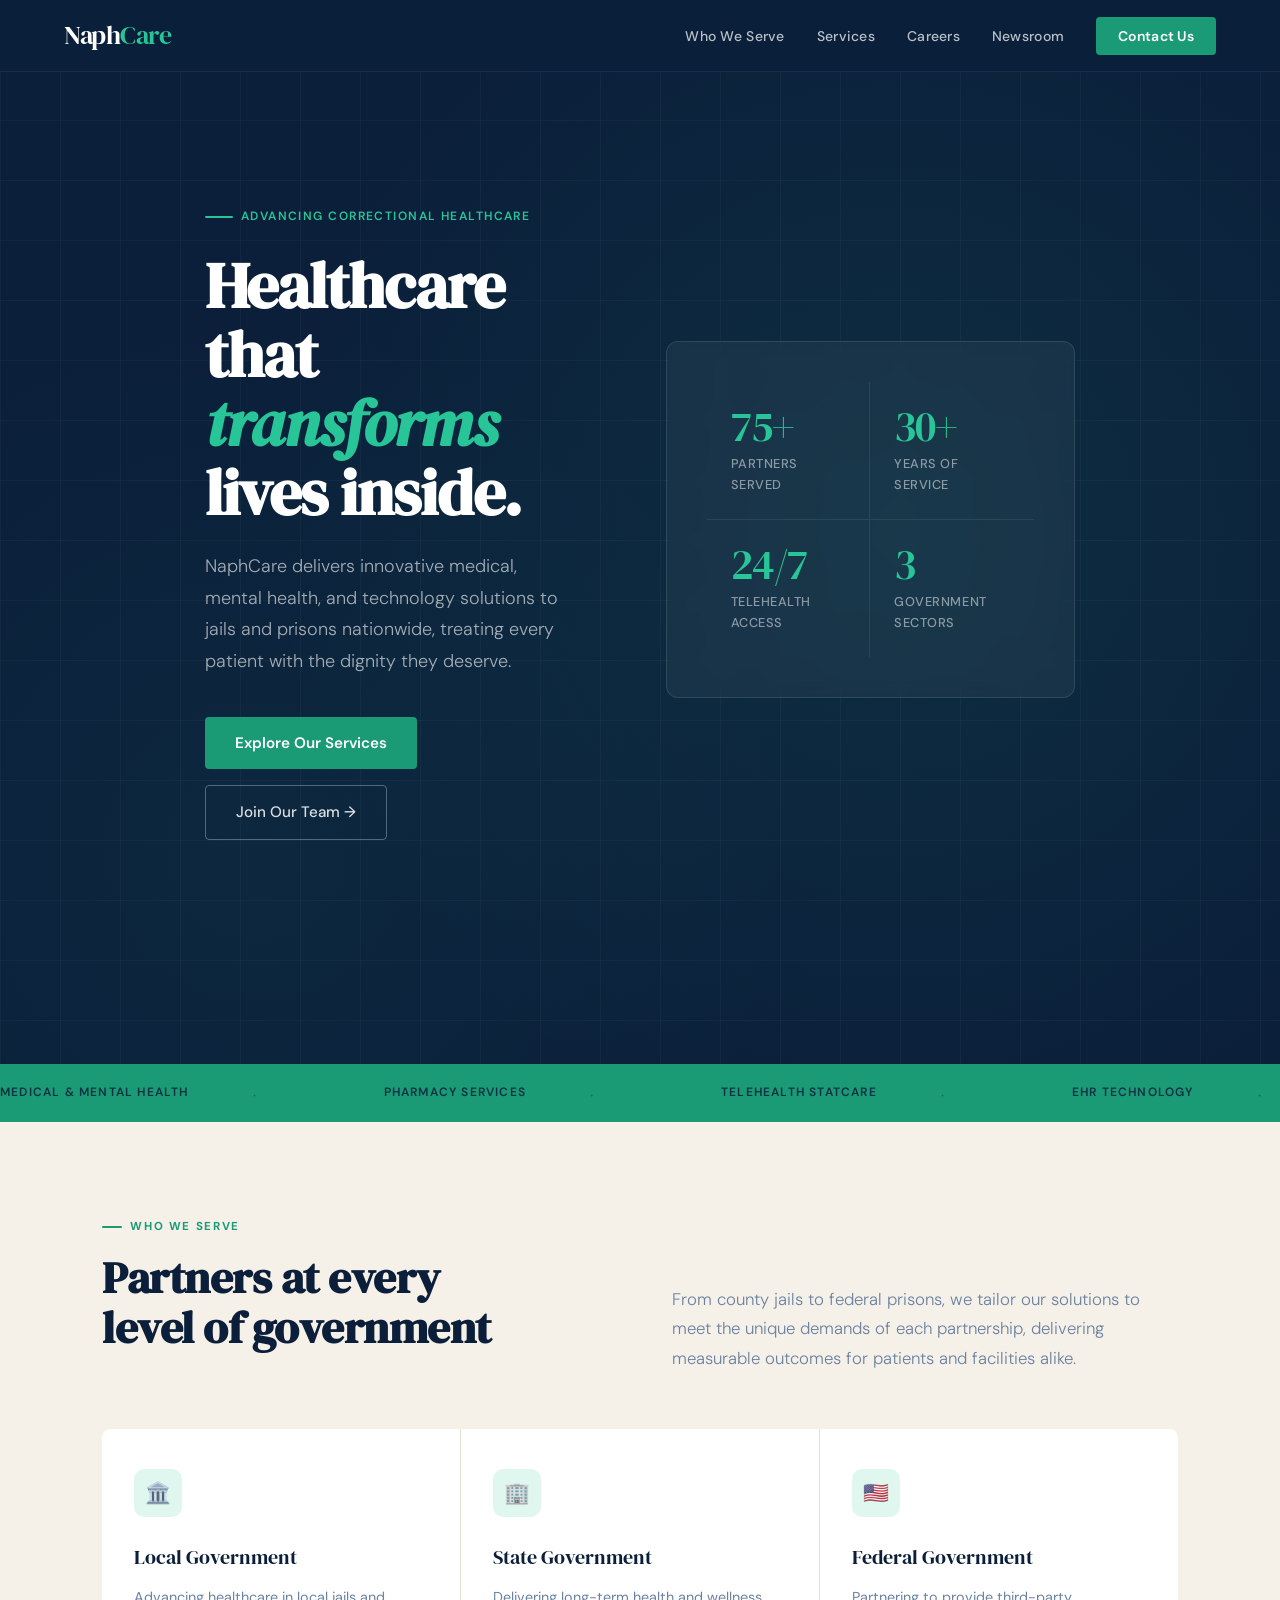
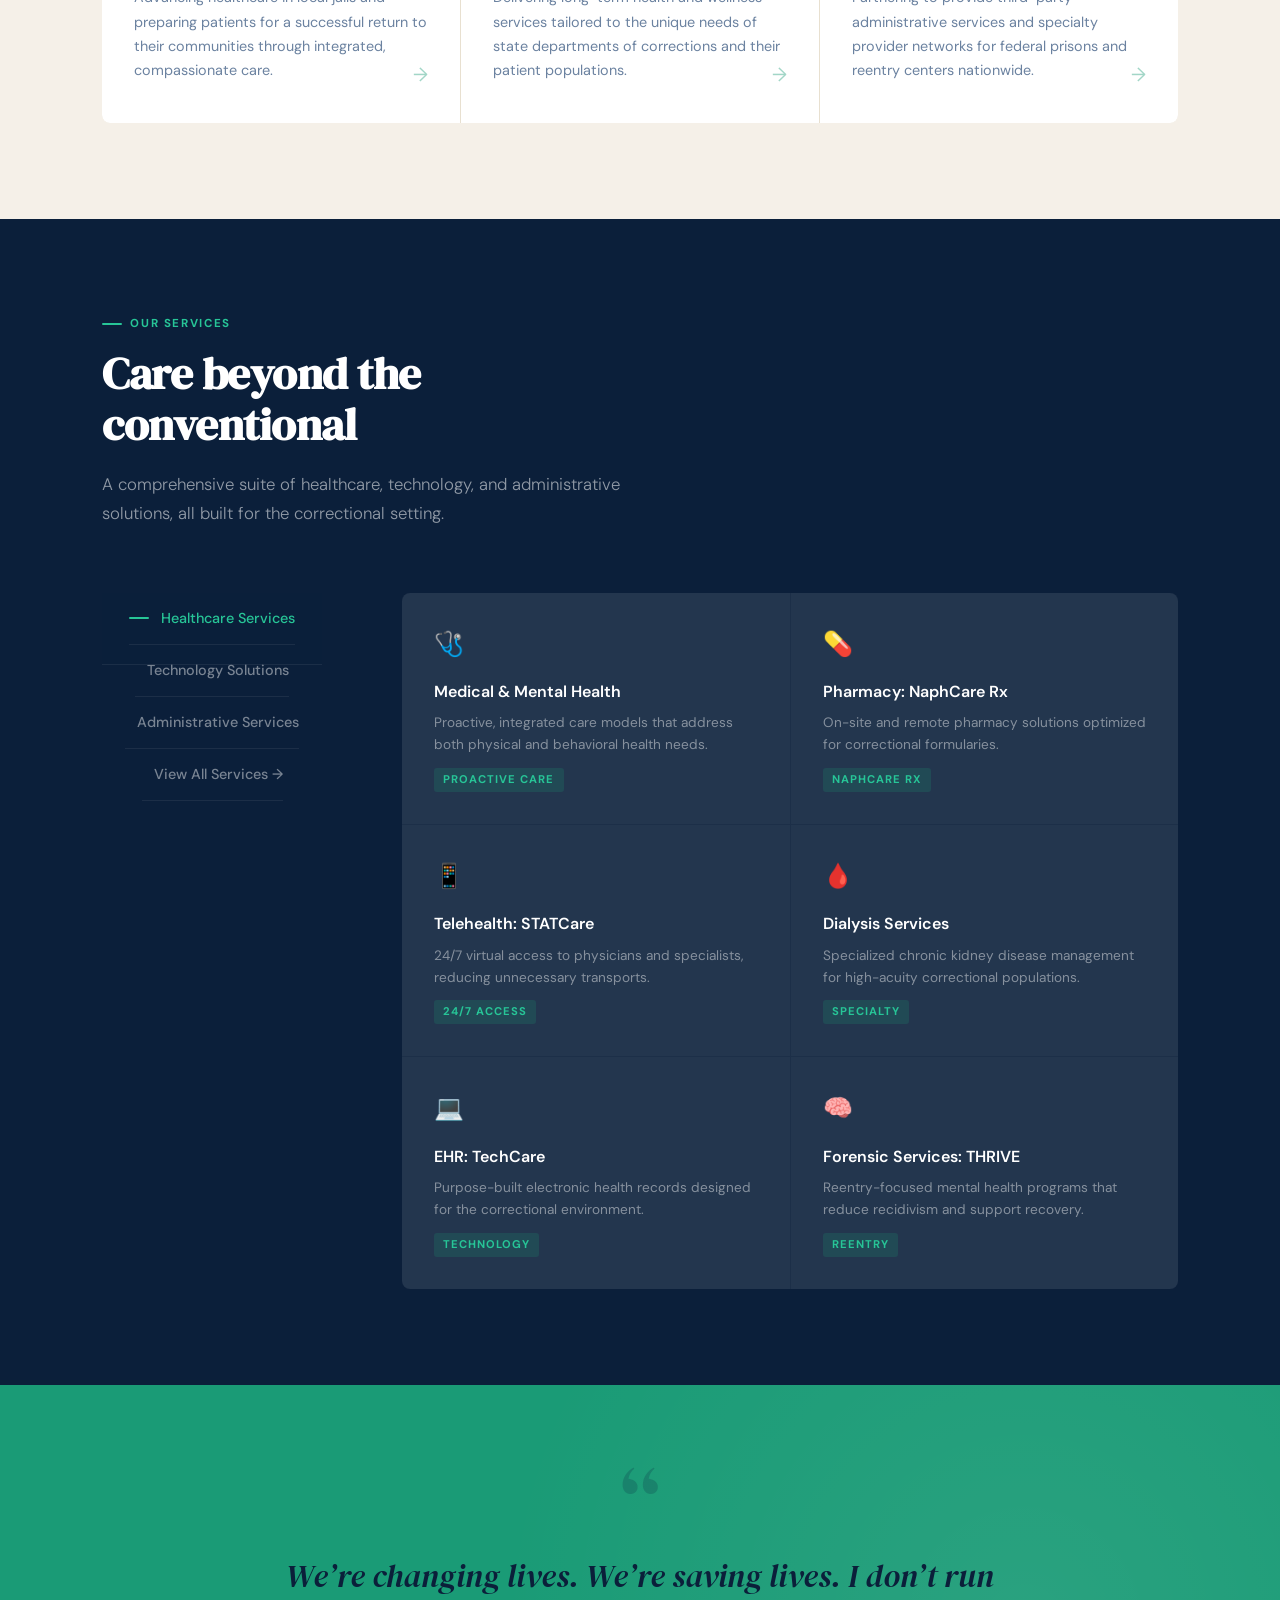
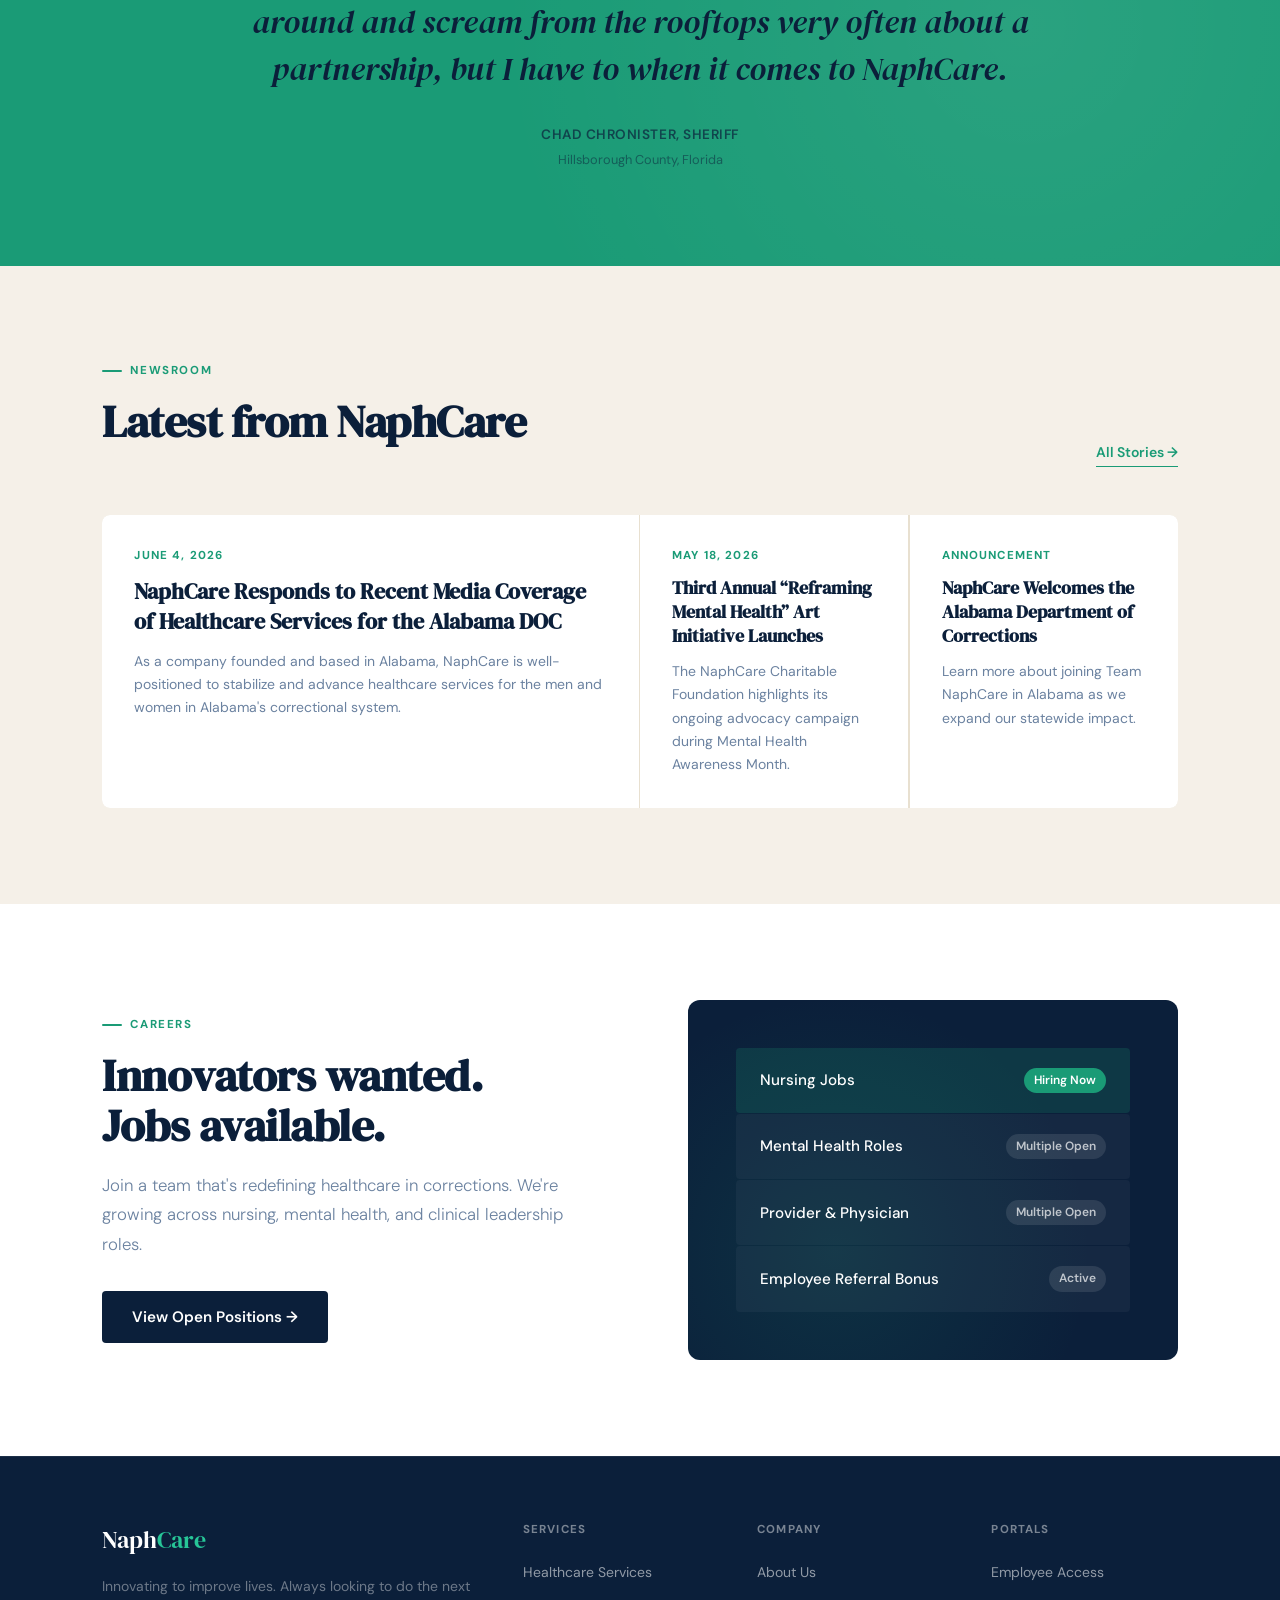
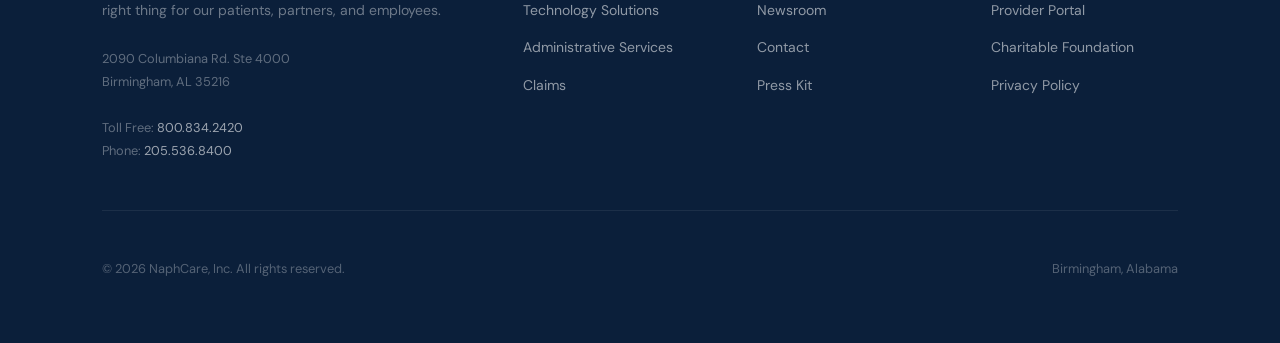
<file: index.html>
<!DOCTYPE html>
<html lang="en">
<head>
<meta charset="UTF-8" />
<meta name="viewport" content="width=device-width, initial-scale=1.0" />
<title>NaphCare: Advancing Correctional Healthcare</title>
<link rel="preconnect" href="https://fonts.googleapis.com" />
<link rel="preconnect" href="https://fonts.gstatic.com" crossorigin />
<link href="https://fonts.googleapis.com/css2?family=DM+Serif+Display:ital@0;1&family=DM+Sans:wght@300;400;500;600&display=swap" rel="stylesheet" />
<link rel="stylesheet" href="style.css" />
</head>
<body>

<!-- NAV -->
<nav>
  <a class="nav-logo" href="#">Naph<span>Care</span></a>
  <ul class="nav-links">
    <li><a href="#serve">Who We Serve</a></li>
    <li><a href="#services">Services</a></li>
    <li><a href="#careers">Careers</a></li>
    <li><a href="#news">Newsroom</a></li>
    <li><a href="#contact" class="nav-cta">Contact Us</a></li>
  </ul>
</nav>

<!-- HERO -->
<section class="hero">
  <div class="hero-bg-pattern"></div>
  <div class="hero-grid-lines"></div>

  <div class="hero-content">
    <div class="hero-eyebrow">Advancing Correctional Healthcare</div>
    <h1>Healthcare that<br><em>transforms</em><br>lives inside.</h1>
    <p class="hero-sub">NaphCare delivers innovative medical, mental health, and technology solutions to jails and prisons nationwide, treating every patient with the dignity they deserve.</p>
    <div class="hero-actions">
      <a href="#serve" class="btn-primary">Explore Our Services</a>
      <a href="#careers" class="btn-outline">Join Our Team &rarr;</a>
    </div>
  </div>

  <div class="hero-visual">
    <div class="stats-card">
      <div class="stats-grid">
        <div class="stat-item">
          <div class="stat-number">75+</div>
          <div class="stat-label">Partners Served</div>
        </div>
        <div class="stat-item">
          <div class="stat-number">30+</div>
          <div class="stat-label">Years of Service</div>
        </div>
        <div class="stat-item">
          <div class="stat-number">24/7</div>
          <div class="stat-label">Telehealth Access</div>
        </div>
        <div class="stat-item">
          <div class="stat-number">3</div>
          <div class="stat-label">Government Sectors</div>
        </div>
      </div>
    </div>
  </div>
</section>

<!-- MARQUEE -->
<div class="marquee-band" aria-hidden="true">
  <div class="marquee-track">
    <span class="marquee-item">Medical &amp; Mental Health</span>
    <span class="marquee-dot">&middot;</span>
    <span class="marquee-item">Pharmacy Services</span>
    <span class="marquee-dot">&middot;</span>
    <span class="marquee-item">Telehealth STATCare</span>
    <span class="marquee-dot">&middot;</span>
    <span class="marquee-item">EHR Technology</span>
    <span class="marquee-dot">&middot;</span>
    <span class="marquee-item">Dialysis Care</span>
    <span class="marquee-dot">&middot;</span>
    <span class="marquee-item">Medication-Assisted Treatment</span>
    <span class="marquee-dot">&middot;</span>
    <span class="marquee-item">Forensic Services</span>
    <span class="marquee-dot">&middot;</span>
    <span class="marquee-item">Claims Processing</span>
    <span class="marquee-dot">&middot;</span>
    <span class="marquee-item">Medical &amp; Mental Health</span>
    <span class="marquee-dot">&middot;</span>
    <span class="marquee-item">Pharmacy Services</span>
    <span class="marquee-dot">&middot;</span>
    <span class="marquee-item">Telehealth STATCare</span>
    <span class="marquee-dot">&middot;</span>
    <span class="marquee-item">EHR Technology</span>
    <span class="marquee-dot">&middot;</span>
    <span class="marquee-item">Dialysis Care</span>
    <span class="marquee-dot">&middot;</span>
    <span class="marquee-item">Medication-Assisted Treatment</span>
    <span class="marquee-dot">&middot;</span>
    <span class="marquee-item">Forensic Services</span>
    <span class="marquee-dot">&middot;</span>
    <span class="marquee-item">Claims Processing</span>
    <span class="marquee-dot">&middot;</span>
  </div>
</div>

<!-- WHO WE SERVE -->
<section class="serve-section" id="serve">
  <div class="serve-header">
    <div>
      <div class="section-tag">Who We Serve</div>
      <h2 class="section-title">Partners at every<br>level of government</h2>
    </div>
    <p class="section-sub">From county jails to federal prisons, we tailor our solutions to meet the unique demands of each partnership, delivering measurable outcomes for patients and facilities alike.</p>
  </div>
  <div class="serve-cards">
    <a href="https://www.naphcare.com/local-government" class="serve-card" target="_blank" rel="noopener">
      <div class="serve-card-icon">🏛️</div>
      <div class="serve-card-title">Local Government</div>
      <p class="serve-card-body">Advancing healthcare in local jails and preparing patients for a successful return to their communities through integrated, compassionate care.</p>
      <span class="serve-card-arrow">&rarr;</span>
    </a>
    <a href="https://www.naphcare.com/state-government" class="serve-card" target="_blank" rel="noopener">
      <div class="serve-card-icon">🏢</div>
      <div class="serve-card-title">State Government</div>
      <p class="serve-card-body">Delivering long-term health and wellness services tailored to the unique needs of state departments of corrections and their patient populations.</p>
      <span class="serve-card-arrow">&rarr;</span>
    </a>
    <a href="https://www.naphcare.com/federal-government" class="serve-card" target="_blank" rel="noopener">
      <div class="serve-card-icon">🇺🇸</div>
      <div class="serve-card-title">Federal Government</div>
      <p class="serve-card-body">Partnering to provide third-party administrative services and specialty provider networks for federal prisons and reentry centers nationwide.</p>
      <span class="serve-card-arrow">&rarr;</span>
    </a>
  </div>
</section>

<!-- SERVICES -->
<section class="services-section" id="services">
  <div class="section-tag">Our Services</div>
  <h2 class="section-title">Care beyond the<br>conventional</h2>
  <p class="section-sub">A comprehensive suite of healthcare, technology, and administrative solutions, all built for the correctional setting.</p>

  <div class="services-layout">
    <nav class="services-nav" aria-label="Service categories">
      <a class="services-nav-item active" href="#services">Healthcare Services</a>
      <a class="services-nav-item" href="#services">Technology Solutions</a>
      <a class="services-nav-item" href="#services">Administrative Services</a>
      <a class="services-nav-item" href="https://www.naphcare.com/services" target="_blank">View All Services &rarr;</a>
    </nav>

    <div class="services-grid">
      <div class="service-tile">
        <div class="service-tile-icon">🩺</div>
        <div class="service-tile-name">Medical &amp; Mental Health</div>
        <p class="service-tile-desc">Proactive, integrated care models that address both physical and behavioral health needs.</p>
        <span class="service-tile-tag">Proactive Care</span>
      </div>
      <div class="service-tile">
        <div class="service-tile-icon">💊</div>
        <div class="service-tile-name">Pharmacy: NaphCare Rx</div>
        <p class="service-tile-desc">On-site and remote pharmacy solutions optimized for correctional formularies.</p>
        <span class="service-tile-tag">NaphCare Rx</span>
      </div>
      <div class="service-tile">
        <div class="service-tile-icon">📱</div>
        <div class="service-tile-name">Telehealth: STATCare</div>
        <p class="service-tile-desc">24/7 virtual access to physicians and specialists, reducing unnecessary transports.</p>
        <span class="service-tile-tag">24/7 Access</span>
      </div>
      <div class="service-tile">
        <div class="service-tile-icon">🩸</div>
        <div class="service-tile-name">Dialysis Services</div>
        <p class="service-tile-desc">Specialized chronic kidney disease management for high-acuity correctional populations.</p>
        <span class="service-tile-tag">Specialty</span>
      </div>
      <div class="service-tile">
        <div class="service-tile-icon">💻</div>
        <div class="service-tile-name">EHR: TechCare</div>
        <p class="service-tile-desc">Purpose-built electronic health records designed for the correctional environment.</p>
        <span class="service-tile-tag">Technology</span>
      </div>
      <div class="service-tile">
        <div class="service-tile-icon">🧠</div>
        <div class="service-tile-name">Forensic Services: THRIVE</div>
        <p class="service-tile-desc">Reentry-focused mental health programs that reduce recidivism and support recovery.</p>
        <span class="service-tile-tag">Reentry</span>
      </div>
    </div>
  </div>
</section>

<!-- QUOTE -->
<section class="quote-section">
  <div class="quote-bg"></div>
  <div class="quote-inner">
    <div class="quote-mark">&ldquo;</div>
    <p class="quote-text">We&rsquo;re changing lives. We&rsquo;re saving lives. I don&rsquo;t run around and scream from the rooftops very often about a partnership, but I have to when it comes to NaphCare.</p>
    <div class="quote-attr">
      Chad Chronister, Sheriff
      <span>Hillsborough County, Florida</span>
    </div>
  </div>
</section>

<!-- NEWS -->
<section class="news-section" id="news">
  <div class="news-header">
    <div>
      <div class="section-tag">Newsroom</div>
      <h2 class="section-title">Latest from NaphCare</h2>
    </div>
    <a href="https://www.naphcare.com/news" class="news-link" target="_blank" rel="noopener">All Stories &rarr;</a>
  </div>
  <div class="news-grid">
    <a href="https://www.naphcare.com/news/statement-from-naphcare-regarding-recent-coverage-of-naphcares-healthcare-services-for-the-alabama-department-of-corrections" class="news-card" target="_blank" rel="noopener">
      <div class="news-date">June 4, 2026</div>
      <h3 class="news-headline">NaphCare Responds to Recent Media Coverage of Healthcare Services for the Alabama DOC</h3>
      <p class="news-excerpt">As a company founded and based in Alabama, NaphCare is well-positioned to stabilize and advance healthcare services for the men and women in Alabama's correctional system.</p>
    </a>
    <a href="https://www.naphcare.com/news/naphcare-and-naphcare-charitable-foundation-launch-third-annual-reframing-mental-health-art-initiative" class="news-card" target="_blank" rel="noopener">
      <div class="news-date">May 18, 2026</div>
      <h3 class="news-headline">Third Annual &ldquo;Reframing Mental Health&rdquo; Art Initiative Launches</h3>
      <p class="news-excerpt">The NaphCare Charitable Foundation highlights its ongoing advocacy campaign during Mental Health Awareness Month.</p>
    </a>
    <a href="https://www.naphcare.com/adoc" class="news-card" target="_blank" rel="noopener">
      <div class="news-date">Announcement</div>
      <h3 class="news-headline">NaphCare Welcomes the Alabama Department of Corrections</h3>
      <p class="news-excerpt">Learn more about joining Team NaphCare in Alabama as we expand our statewide impact.</p>
    </a>
  </div>
</section>

<!-- CAREERS -->
<section class="careers-section" id="careers">
  <div>
    <div class="section-tag">Careers</div>
    <h2 class="section-title">Innovators wanted.<br>Jobs available.</h2>
    <p class="section-sub" style="margin-bottom:2rem;">Join a team that's redefining healthcare in corrections. We're growing across nursing, mental health, and clinical leadership roles.</p>
    <a href="https://www.naphcare.com/careers" class="btn-primary" target="_blank" rel="noopener" style="background:var(--navy);color:var(--white);">View Open Positions &rarr;</a>
  </div>
  <div class="careers-visual">
    <div class="careers-visual-bg"></div>
    <div class="roles-list">
      <div class="role-item">
        <span class="role-name">Nursing Jobs</span>
        <span class="role-count">Hiring Now</span>
      </div>
      <div class="role-item">
        <span class="role-name">Mental Health Roles</span>
        <span class="role-count">Multiple Open</span>
      </div>
      <div class="role-item">
        <span class="role-name">Provider &amp; Physician</span>
        <span class="role-count">Multiple Open</span>
      </div>
      <div class="role-item">
        <span class="role-name">Employee Referral Bonus</span>
        <span class="role-count">Active</span>
      </div>
    </div>
  </div>
</section>

<!-- FOOTER -->
<footer id="contact">
  <div class="footer-top">
    <div>
      <a class="footer-brand" href="#">Naph<span>Care</span></a>
      <p class="footer-tagline">Innovating to improve lives. Always looking to do the next right thing for our patients, partners, and employees.</p>
      <div class="footer-address">
        2090 Columbiana Rd. Ste 4000<br>
        Birmingham, AL 35216<br>
        <br>
        <span class="footer-phone">Toll Free: <a href="tel:18008342420">800.834.2420</a><br>
        Phone: <a href="tel:12055368400">205.536.8400</a></span>
      </div>
    </div>
    <div class="footer-col">
      <h4>Services</h4>
      <ul>
        <li><a href="https://www.naphcare.com/services#healthcare-services" target="_blank">Healthcare Services</a></li>
        <li><a href="https://www.naphcare.com/services#technology-solutions" target="_blank">Technology Solutions</a></li>
        <li><a href="https://www.naphcare.com/services#administrative-services" target="_blank">Administrative Services</a></li>
        <li><a href="https://www.naphcare.com/claims" target="_blank">Claims</a></li>
      </ul>
    </div>
    <div class="footer-col">
      <h4>Company</h4>
      <ul>
        <li><a href="https://www.naphcare.com/about" target="_blank">About Us</a></li>
        <li><a href="https://www.naphcare.com/news" target="_blank">Newsroom</a></li>
        <li><a href="https://www.naphcare.com/contact" target="_blank">Contact</a></li>
        <li><a href="https://www.naphcare.com/press-kit" target="_blank">Press Kit</a></li>
      </ul>
    </div>
    <div class="footer-col">
      <h4>Portals</h4>
      <ul>
        <li><a href="https://access.naphcare.com" target="_blank">Employee Access</a></li>
        <li><a href="https://providerportal.naphcare.com" target="_blank">Provider Portal</a></li>
        <li><a href="https://www.naphcarecharitablefoundation.org/" target="_blank">Charitable Foundation</a></li>
        <li><a href="https://www.naphcare.com/privacy" target="_blank">Privacy Policy</a></li>
      </ul>
    </div>
  </div>
  <div class="footer-bottom">
    <span>&copy; 2026 NaphCare, Inc. All rights reserved.</span>
    <span>Birmingham, Alabama</span>
  </div>
</footer>

<script src="main.js"></script>
</body>
</html>
</file>
<file: style.css>
*, *::before, *::after { box-sizing: border-box; margin: 0; padding: 0; }

:root {
  --navy: #0b1f3a;
  --navy-mid: #152e52;
  --teal: #1a9b76;
  --teal-light: #27c597;
  --teal-pale: #e0f7f0;
  --sand: #f5f0e8;
  --sand-dark: #e8e0d0;
  --text: #0b1f3a;
  --text-mid: #3d5272;
  --text-muted: #6b82a0;
  --white: #ffffff;
  --radius: 4px;
}

html { scroll-behavior: smooth; }

body {
  font-family: 'DM Sans', sans-serif;
  font-size: 16px;
  line-height: 1.6;
  color: var(--text);
  background: var(--white);
  overflow-x: hidden;
}

/* NAV */
nav {
  position: fixed;
  top: 0; left: 0; right: 0;
  z-index: 100;
  display: flex;
  align-items: center;
  justify-content: space-between;
  padding: 0 5vw;
  height: 72px;
  background: rgba(11,31,58,0.97);
  backdrop-filter: blur(12px);
  border-bottom: 1px solid rgba(255,255,255,0.07);
}

.nav-logo {
  font-family: 'DM Serif Display', serif;
  font-size: 1.6rem;
  color: var(--white);
  text-decoration: none;
  letter-spacing: -0.5px;
}
.nav-logo span { color: var(--teal-light); }

.nav-links {
  display: flex;
  gap: 2rem;
  list-style: none;
}
.nav-links a {
  color: rgba(255,255,255,0.72);
  text-decoration: none;
  font-size: 0.875rem;
  font-weight: 500;
  letter-spacing: 0.02em;
  transition: color 0.2s;
}
.nav-links a:hover { color: var(--teal-light); }

.nav-cta {
  padding: 10px 22px;
  background: var(--teal);
  color: var(--white) !important;
  border-radius: var(--radius);
  font-weight: 600 !important;
}
.nav-cta:hover { background: var(--teal-light) !important; color: var(--navy) !important; }

/* HERO */
.hero {
  min-height: 100vh;
  background: var(--navy);
  display: grid;
  grid-template-columns: 1fr 1fr;
  align-items: center;
  position: relative;
  overflow: hidden;
  padding-top: 72px;
}

.hero-bg-pattern {
  position: absolute;
  inset: 0;
  background-image:
    radial-gradient(circle at 70% 50%, rgba(26,155,118,0.12) 0%, transparent 60%),
    radial-gradient(circle at 20% 80%, rgba(26,155,118,0.07) 0%, transparent 40%);
  pointer-events: none;
}

.hero-grid-lines {
  position: absolute;
  inset: 0;
  background-image:
    linear-gradient(rgba(255,255,255,0.03) 1px, transparent 1px),
    linear-gradient(90deg, rgba(255,255,255,0.03) 1px, transparent 1px);
  background-size: 60px 60px;
  pointer-events: none;
}

.hero-content {
  padding: 8rem 5vw 8rem 8vw;
  position: relative;
  z-index: 2;
  animation: fadeUp 0.9s ease both;
}

.hero-eyebrow {
  display: inline-flex;
  align-items: center;
  gap: 8px;
  font-size: 0.75rem;
  font-weight: 600;
  letter-spacing: 0.12em;
  text-transform: uppercase;
  color: var(--teal-light);
  margin-bottom: 1.5rem;
}
.hero-eyebrow::before {
  content: '';
  display: inline-block;
  width: 28px;
  height: 2px;
  background: var(--teal-light);
  border-radius: 1px;
}

.hero h1 {
  font-family: 'DM Serif Display', serif;
  font-size: clamp(2.8rem, 5vw, 4.5rem);
  line-height: 1.08;
  color: var(--white);
  letter-spacing: -1px;
  margin-bottom: 1.5rem;
}
.hero h1 em {
  font-style: italic;
  color: var(--teal-light);
}

.hero-sub {
  font-size: 1.125rem;
  color: rgba(255,255,255,0.62);
  max-width: 480px;
  line-height: 1.75;
  margin-bottom: 2.5rem;
  font-weight: 300;
}

.hero-actions {
  display: flex;
  gap: 1rem;
  flex-wrap: wrap;
}

.btn-primary {
  padding: 14px 30px;
  background: var(--teal);
  color: var(--white);
  text-decoration: none;
  font-weight: 600;
  font-size: 0.95rem;
  border-radius: var(--radius);
  transition: background 0.2s, transform 0.15s;
  display: inline-block;
}
.btn-primary:hover { background: var(--teal-light); color: var(--navy); transform: translateY(-1px); }

.btn-outline {
  padding: 14px 30px;
  border: 1.5px solid rgba(255,255,255,0.3);
  color: rgba(255,255,255,0.85);
  text-decoration: none;
  font-weight: 500;
  font-size: 0.95rem;
  border-radius: var(--radius);
  transition: border-color 0.2s, background 0.2s;
  display: inline-block;
}
.btn-outline:hover { border-color: var(--teal-light); background: rgba(39,197,151,0.08); }

.hero-visual {
  position: relative;
  z-index: 2;
  padding: 4rem 8vw 4rem 2vw;
  animation: fadeUp 0.9s 0.18s ease both;
}

.stats-card {
  background: rgba(255,255,255,0.05);
  border: 1px solid rgba(255,255,255,0.1);
  border-radius: 12px;
  padding: 2.5rem;
  backdrop-filter: blur(8px);
}

.stats-grid {
  display: grid;
  grid-template-columns: 1fr 1fr;
  gap: 0;
}

.stat-item {
  padding: 1.5rem;
  border-right: 1px solid rgba(255,255,255,0.08);
  border-bottom: 1px solid rgba(255,255,255,0.08);
  animation: fadeUp 0.9s ease both;
}
.stat-item:nth-child(even) { border-right: none; }
.stat-item:nth-last-child(-n+2) { border-bottom: none; }

.stat-number {
  font-family: 'DM Serif Display', serif;
  font-size: 2.6rem;
  color: var(--teal-light);
  line-height: 1;
  margin-bottom: 0.4rem;
  letter-spacing: -1px;
}
.stat-label {
  font-size: 0.8rem;
  color: rgba(255,255,255,0.5);
  font-weight: 500;
  letter-spacing: 0.04em;
  text-transform: uppercase;
}

/* MARQUEE BAND */
.marquee-band {
  background: var(--teal);
  padding: 14px 0;
  overflow: hidden;
  white-space: nowrap;
}
.marquee-track {
  display: inline-flex;
  gap: 4rem;
  animation: marquee 28s linear infinite;
}
.marquee-item {
  font-size: 0.75rem;
  font-weight: 600;
  letter-spacing: 0.1em;
  text-transform: uppercase;
  color: rgba(11,31,58,0.85);
}
.marquee-dot {
  color: rgba(11,31,58,0.4);
  margin-right: 4rem;
}

/* SECTION BASE */
section { padding: 6rem 8vw; }

.section-tag {
  font-size: 0.72rem;
  font-weight: 700;
  letter-spacing: 0.14em;
  text-transform: uppercase;
  color: var(--teal);
  margin-bottom: 1rem;
  display: flex;
  align-items: center;
  gap: 8px;
}
.section-tag::before {
  content: '';
  width: 20px;
  height: 2px;
  background: var(--teal);
  border-radius: 1px;
}

.section-title {
  font-family: 'DM Serif Display', serif;
  font-size: clamp(2rem, 3.5vw, 3rem);
  letter-spacing: -0.5px;
  line-height: 1.12;
  color: var(--navy);
  margin-bottom: 1.25rem;
}
.section-sub {
  font-size: 1.05rem;
  color: var(--text-muted);
  max-width: 520px;
  line-height: 1.75;
  font-weight: 300;
}

/* WHO WE SERVE */
.serve-section {
  background: var(--sand);
}
.serve-header {
  display: grid;
  grid-template-columns: 1fr 1fr;
  gap: 4rem;
  align-items: end;
  margin-bottom: 3.5rem;
}
.serve-cards {
  display: grid;
  grid-template-columns: repeat(3, 1fr);
  gap: 1.5px;
  background: var(--sand-dark);
  border-radius: 8px;
  overflow: hidden;
}
.serve-card {
  background: var(--white);
  padding: 2.5rem 2rem;
  transition: background 0.2s;
  position: relative;
  cursor: pointer;
  text-decoration: none;
  color: inherit;
  display: block;
}
.serve-card:hover { background: var(--navy); }
.serve-card:hover .serve-card-title,
.serve-card:hover .serve-card-body { color: rgba(255,255,255,0.9); }
.serve-card:hover .serve-card-icon { background: rgba(255,255,255,0.1); color: var(--teal-light); }
.serve-card:hover .serve-card-arrow { color: var(--teal-light); opacity: 1; }

.serve-card-icon {
  width: 48px;
  height: 48px;
  background: var(--teal-pale);
  color: var(--teal);
  border-radius: 10px;
  display: flex;
  align-items: center;
  justify-content: center;
  font-size: 1.3rem;
  margin-bottom: 1.5rem;
  transition: background 0.2s, color 0.2s;
}
.serve-card-title {
  font-family: 'DM Serif Display', serif;
  font-size: 1.25rem;
  margin-bottom: 0.75rem;
  color: var(--navy);
  transition: color 0.2s;
}
.serve-card-body {
  font-size: 0.9rem;
  color: var(--text-muted);
  line-height: 1.7;
  transition: color 0.2s;
}
.serve-card-arrow {
  position: absolute;
  bottom: 2rem;
  right: 2rem;
  font-size: 1.2rem;
  color: var(--teal);
  opacity: 0.4;
  transition: opacity 0.2s, color 0.2s;
}

/* SERVICES */
.services-section {
  background: var(--navy);
  color: var(--white);
}
.services-section .section-title { color: var(--white); }
.services-section .section-sub { color: rgba(255,255,255,0.55); }
.services-section .section-tag { color: var(--teal-light); }
.services-section .section-tag::before { background: var(--teal-light); }

.services-layout {
  display: grid;
  grid-template-columns: 220px 1fr;
  gap: 5rem;
  align-items: start;
  margin-top: 4rem;
}
.services-nav {
  position: sticky;
  top: 100px;
  display: flex;
  flex-direction: column;
  min-width: 0;
}
.services-nav-item {
  display: flex;
  align-items: center;
  gap: 12px;
  padding: 14px 0;
  border-bottom: 1px solid rgba(255,255,255,0.07);
  color: rgba(255,255,255,0.45);
  cursor: pointer;
  font-size: 0.9rem;
  font-weight: 500;
  transition: color 0.2s;
  text-decoration: none;
  white-space: nowrap;
}
.services-nav-item:hover,
.services-nav-item.active { color: var(--teal-light); }
.services-nav-item::before {
  content: '';
  width: 0;
  height: 2px;
  background: var(--teal-light);
  transition: width 0.3s;
  border-radius: 1px;
  flex-shrink: 0;
}
.services-nav-item:hover::before,
.services-nav-item.active::before { width: 20px; }

.services-grid {
  display: grid;
  grid-template-columns: 1fr 1fr;
  gap: 1px;
  background: rgba(255,255,255,0.07);
  border-radius: 8px;
  overflow: hidden;
}
.service-tile {
  background: rgba(255,255,255,0.03);
  padding: 2rem;
  transition: background 0.2s;
}
.service-tile:hover { background: rgba(26,155,118,0.1); }
.service-tile-icon {
  font-size: 1.5rem;
  margin-bottom: 1rem;
}
.service-tile-name {
  font-weight: 600;
  font-size: 1rem;
  margin-bottom: 0.5rem;
  color: var(--white);
}
.service-tile-desc {
  font-size: 0.85rem;
  color: rgba(255,255,255,0.45);
  line-height: 1.6;
}
.service-tile-tag {
  display: inline-block;
  margin-top: 0.75rem;
  font-size: 0.7rem;
  font-weight: 700;
  letter-spacing: 0.09em;
  text-transform: uppercase;
  padding: 3px 9px;
  border-radius: 3px;
  background: rgba(26,155,118,0.2);
  color: var(--teal-light);
}

/* QUOTE */
.quote-section {
  background: var(--teal);
  padding: 6rem 8vw;
  position: relative;
  overflow: hidden;
}
.quote-bg {
  position: absolute;
  inset: 0;
  background-image:
    radial-gradient(circle at 80% 50%, rgba(255,255,255,0.07) 0%, transparent 50%);
  pointer-events: none;
}
.quote-inner {
  max-width: 800px;
  margin: 0 auto;
  text-align: center;
  position: relative;
  z-index: 2;
}
.quote-mark {
  font-family: 'DM Serif Display', serif;
  font-size: 6rem;
  color: rgba(11,31,58,0.2);
  line-height: 0.5;
  margin-bottom: 1.5rem;
}
.quote-text {
  font-family: 'DM Serif Display', serif;
  font-size: clamp(1.4rem, 2.5vw, 2rem);
  line-height: 1.45;
  color: var(--navy);
  margin-bottom: 2rem;
  font-style: italic;
}
.quote-attr {
  font-size: 0.85rem;
  font-weight: 600;
  color: rgba(11,31,58,0.7);
  letter-spacing: 0.04em;
  text-transform: uppercase;
}
.quote-attr span {
  display: block;
  font-weight: 400;
  font-style: normal;
  text-transform: none;
  letter-spacing: 0;
  font-size: 0.8rem;
  color: rgba(11,31,58,0.5);
  margin-top: 4px;
}

/* NEWS */
.news-section { background: var(--sand); }
.news-header {
  display: flex;
  justify-content: space-between;
  align-items: flex-end;
  margin-bottom: 3rem;
}
.news-link {
  font-size: 0.875rem;
  font-weight: 600;
  color: var(--teal);
  text-decoration: none;
  border-bottom: 1.5px solid var(--teal);
  padding-bottom: 2px;
  transition: opacity 0.2s;
}
.news-link:hover { opacity: 0.7; }
.news-grid {
  display: grid;
  grid-template-columns: 2fr 1fr 1fr;
  gap: 1.5px;
  background: var(--sand-dark);
  border-radius: 8px;
  overflow: hidden;
}
.news-card {
  background: var(--white);
  padding: 2rem;
  text-decoration: none;
  color: inherit;
  transition: background 0.2s;
  display: flex;
  flex-direction: column;
  gap: 0.75rem;
}
.news-card:hover { background: var(--navy); }
.news-card:hover .news-date,
.news-card:hover .news-headline,
.news-card:hover .news-excerpt { color: rgba(255,255,255,0.8); }
.news-card:hover .news-date { color: var(--teal-light); }
.news-date {
  font-size: 0.72rem;
  font-weight: 700;
  letter-spacing: 0.1em;
  text-transform: uppercase;
  color: var(--teal);
  transition: color 0.2s;
}
.news-headline {
  font-family: 'DM Serif Display', serif;
  font-size: 1.1rem;
  line-height: 1.35;
  color: var(--navy);
  transition: color 0.2s;
}
.news-card:first-child .news-headline { font-size: 1.4rem; }
.news-excerpt {
  font-size: 0.875rem;
  color: var(--text-muted);
  line-height: 1.65;
  flex: 1;
  transition: color 0.2s;
}

/* CAREERS */
.careers-section {
  display: grid;
  grid-template-columns: 1fr 1fr;
  align-items: center;
  gap: 6rem;
  padding: 6rem 8vw;
  background: var(--white);
}
.careers-visual {
  background: var(--navy);
  border-radius: 12px;
  padding: 3rem;
  position: relative;
  overflow: hidden;
}
.careers-visual-bg {
  position: absolute;
  inset: 0;
  background: radial-gradient(circle at 30% 70%, rgba(26,155,118,0.15) 0%, transparent 60%);
  pointer-events: none;
}
.roles-list {
  position: relative;
  z-index: 2;
  display: flex;
  flex-direction: column;
  gap: 1px;
}
.role-item {
  background: rgba(255,255,255,0.04);
  padding: 1.25rem 1.5rem;
  display: flex;
  justify-content: space-between;
  align-items: center;
  border-radius: 4px;
}
.role-item:first-child { background: rgba(26,155,118,0.2); }
.role-name { font-weight: 500; color: var(--white); font-size: 0.95rem; }
.role-count {
  font-size: 0.75rem;
  background: rgba(255,255,255,0.1);
  color: rgba(255,255,255,0.7);
  padding: 3px 10px;
  border-radius: 20px;
  font-weight: 600;
}
.role-item:first-child .role-count { background: var(--teal); color: var(--white); }

/* FOOTER */
footer {
  background: var(--navy);
  color: rgba(255,255,255,0.6);
  padding: 4rem 8vw;
  border-top: 1px solid rgba(255,255,255,0.07);
}
.footer-top {
  display: grid;
  grid-template-columns: 2fr 1fr 1fr 1fr;
  gap: 3rem;
  margin-bottom: 3rem;
  padding-bottom: 3rem;
  border-bottom: 1px solid rgba(255,255,255,0.07);
}
.footer-brand {
  font-family: 'DM Serif Display', serif;
  font-size: 1.5rem;
  color: var(--white);
  margin-bottom: 1rem;
  display: block;
  text-decoration: none;
}
.footer-brand span { color: var(--teal-light); }
.footer-tagline {
  font-size: 0.875rem;
  line-height: 1.7;
  color: rgba(255,255,255,0.4);
  margin-bottom: 1.5rem;
}
.footer-address {
  font-size: 0.8rem;
  line-height: 1.8;
  color: rgba(255,255,255,0.35);
}
.footer-col h4 {
  font-size: 0.72rem;
  font-weight: 700;
  letter-spacing: 0.1em;
  text-transform: uppercase;
  color: rgba(255,255,255,0.45);
  margin-bottom: 1.25rem;
}
.footer-col ul { list-style: none; display: flex; flex-direction: column; gap: 0.75rem; }
.footer-col a { color: rgba(255,255,255,0.55); text-decoration: none; font-size: 0.875rem; transition: color 0.2s; }
.footer-col a:hover { color: var(--teal-light); }
.footer-bottom {
  display: flex;
  justify-content: space-between;
  align-items: center;
  font-size: 0.8rem;
  color: rgba(255,255,255,0.3);
}
.footer-phone a { color: rgba(255,255,255,0.6); text-decoration: none; }
.footer-phone a:hover { color: var(--teal-light); }

/* ANIMATIONS */
@keyframes fadeUp {
  from { opacity: 0; transform: translateY(24px); }
  to   { opacity: 1; transform: translateY(0); }
}
@keyframes marquee {
  from { transform: translateX(0); }
  to   { transform: translateX(-50%); }
}

/* RESPONSIVE */
@media (max-width: 900px) {
  .hero { grid-template-columns: 1fr; }
  .hero-visual { display: none; }
  .hero-content { padding: 5rem 6vw; }
  .serve-header, .careers-section { grid-template-columns: 1fr; }
  .services-layout { grid-template-columns: 1fr; }
  .services-nav { position: static; flex-direction: row; flex-wrap: wrap; gap: 0; }
  .services-nav-item { white-space: normal; }
  .serve-cards, .services-grid { grid-template-columns: 1fr; }
  .news-grid { grid-template-columns: 1fr; }
  .footer-top { grid-template-columns: 1fr 1fr; }
  nav .nav-links { display: none; }
}
</file>
